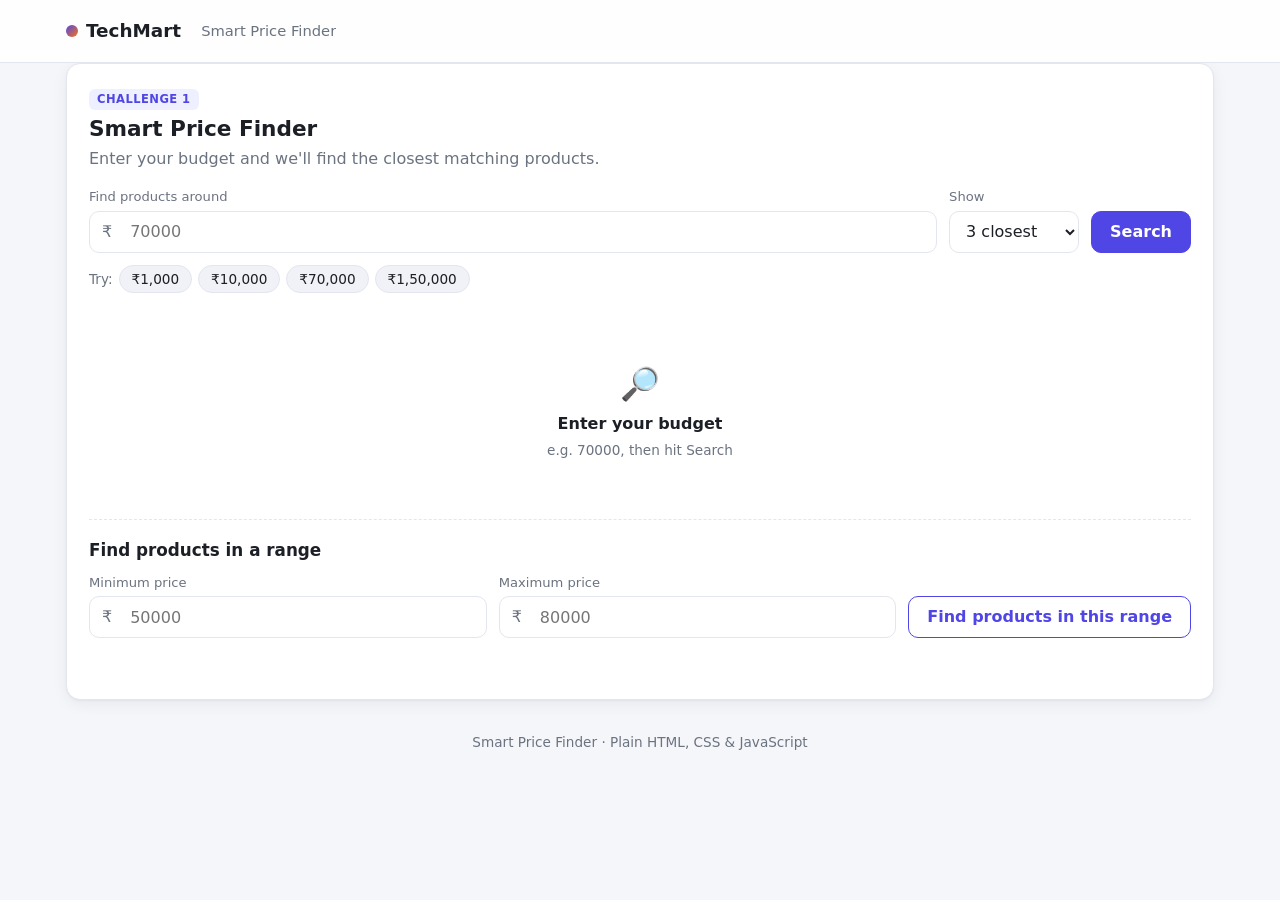
<file: challenge-01-price-finder/index.html>
<!DOCTYPE html>
<html lang="en">
<head>
  <meta charset="UTF-8" />
  <meta name="viewport" content="width=device-width, initial-scale=1.0" />
  <title>Smart Price Finder</title>
  <link rel="stylesheet" href="css/style.css" />
</head>
<body>

  <header class="topbar">
    <div class="container topbar-inner">
      <a href="#" class="logo"><span class="logo-dot"></span><span id="storeName">Store</span></a>
      <span class="page-title">Smart Price Finder</span>
      <span class="spacer"></span>
    </div>
  </header>

  <main class="container">

    <!-- ============ CHALLENGE 1 : PRICE FINDER ============ -->
    <section id="price-finder" class="panel">
      <div class="panel-head">
        <div>
          <span class="tag">Challenge 1</span>
          <h2>Smart Price Finder</h2>
          <p class="muted">Enter your budget and we'll find the closest matching products.</p>
        </div>
      </div>

      <form id="priceForm" class="row-form" novalidate>
        <label class="field grow">
          <span>Find products around</span>
          <div class="input-prefix">
            <b>₹</b>
            <input type="number" id="targetPrice" placeholder="70000" min="0" inputmode="numeric" />
          </div>
        </label>
        <label class="field">
          <span>Show</span>
          <select id="closestCount">
            <option value="3" selected>3 closest</option>
            <option value="5">5 closest</option>
            <option value="8">8 closest</option>
          </select>
        </label>
        <button type="submit" class="btn">Search</button>
      </form>

      <div class="quick-chips" id="priceChips">
        <span class="muted small">Try:</span>
        <button type="button" data-price="1000">₹1,000</button>
        <button type="button" data-price="10000">₹10,000</button>
        <button type="button" data-price="70000">₹70,000</button>
        <button type="button" data-price="150000">₹1,50,000</button>
      </div>

      <p class="form-error" id="priceError" role="alert"></p>
      <div id="closestResults" class="card-grid"></div>

      <!-- follow-up : range -->
      <div class="sub-block">
        <h3>Find products in a range</h3>
        <form id="rangeForm" class="row-form" novalidate>
          <label class="field grow">
            <span>Minimum price</span>
            <div class="input-prefix"><b>₹</b><input type="number" id="rangeMin" placeholder="50000" min="0" /></div>
          </label>
          <label class="field grow">
            <span>Maximum price</span>
            <div class="input-prefix"><b>₹</b><input type="number" id="rangeMax" placeholder="80000" min="0" /></div>
          </label>
          <button type="submit" class="btn btn-outline">Find products in this range</button>
        </form>
        <p class="form-error" id="rangeError" role="alert"></p>
        <p class="muted small" id="rangeMeta"></p>
        <div id="rangeResults" class="card-grid"></div>
      </div>
    </section>

  </main>

  <footer class="container footer muted small">
    Smart Price Finder &middot; Plain HTML, CSS &amp; JavaScript
  </footer>

  <!-- ============ PRODUCT MODAL ============ -->
  <div class="modal" id="productModal" hidden>
    <div class="modal-box" role="dialog" aria-modal="true" aria-labelledby="modalTitle">
      <button class="icon-btn modal-close" id="closeModal" aria-label="Close">✕</button>
      <div id="modalBody"></div>
    </div>
  </div>

  <div class="toast" id="toast"></div>

  <script src="js/data.js"></script>
  <script src="js/products.js"></script>
  <script src="js/utils.js"></script>
  <script src="js/ui.js"></script>
  <script src="js/features/priceFinder.js"></script>
  <script src="js/app.js"></script>
</body>
</html>
</file>
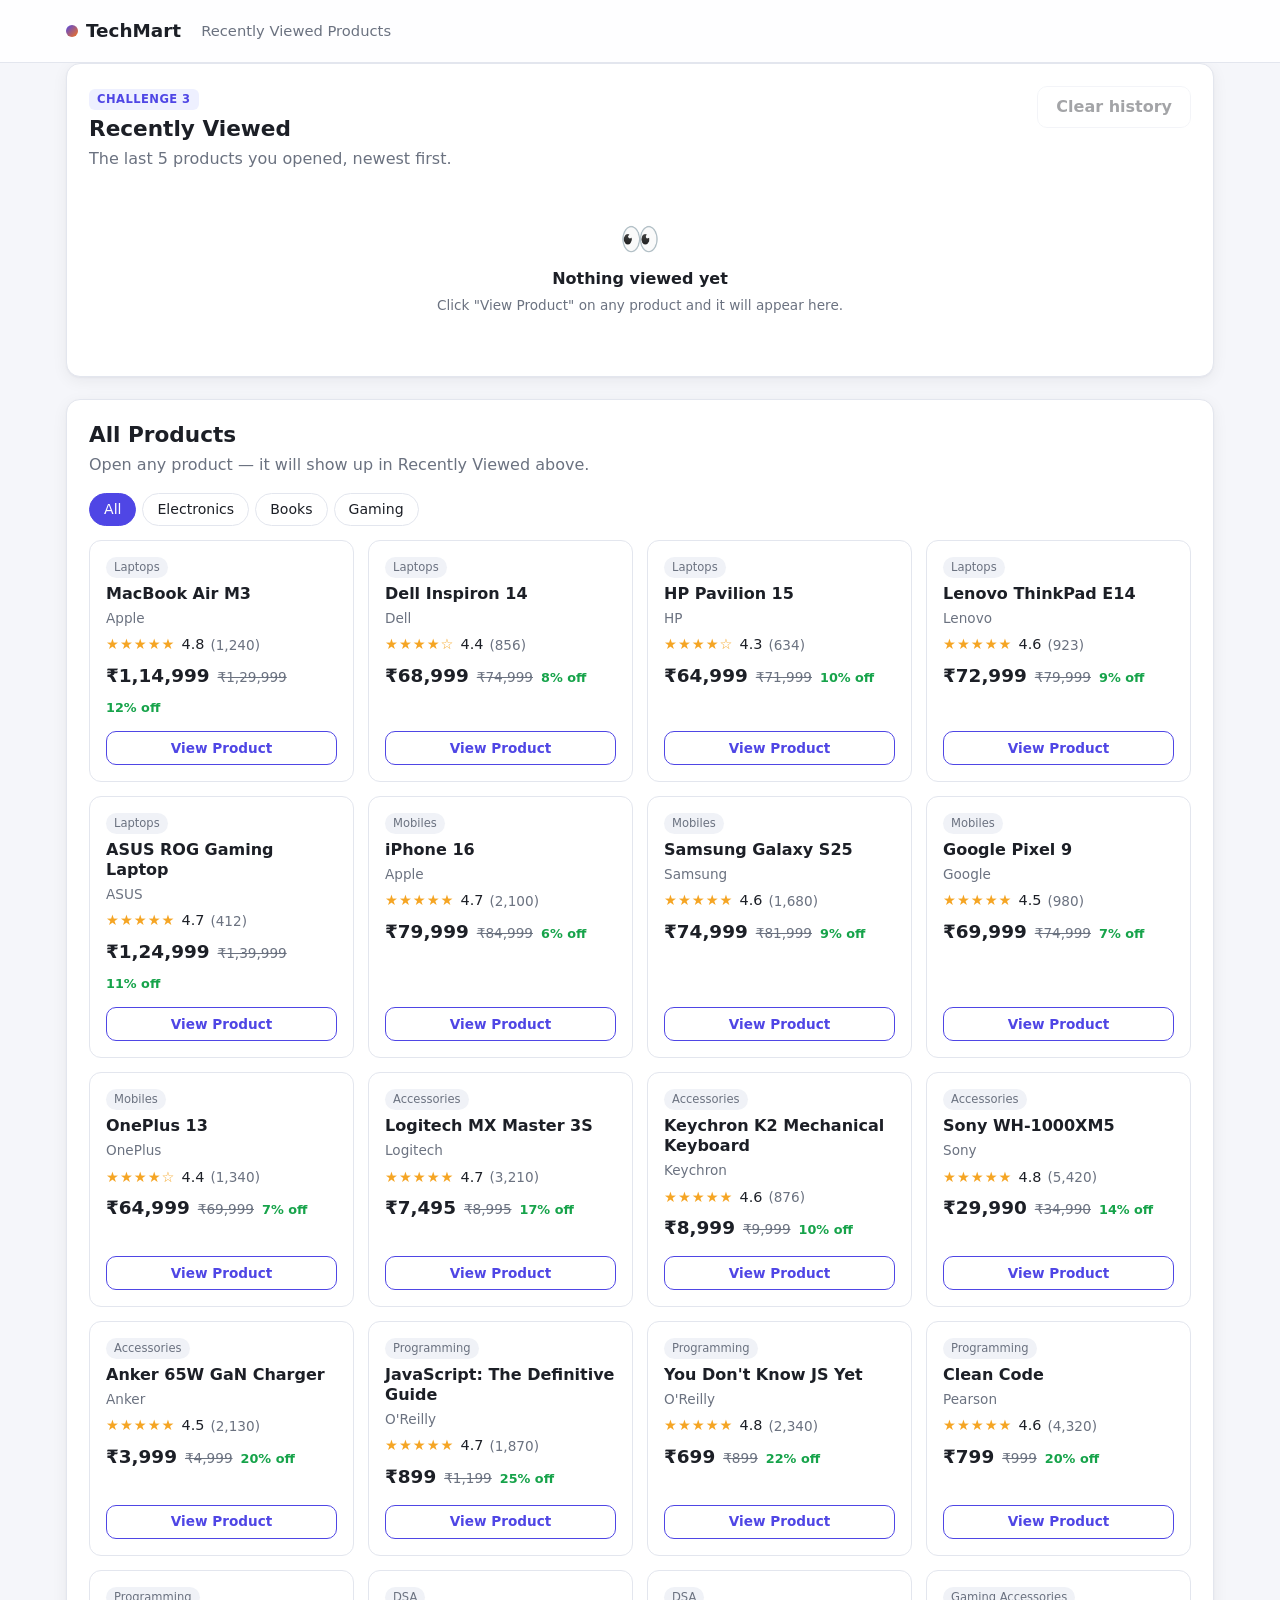
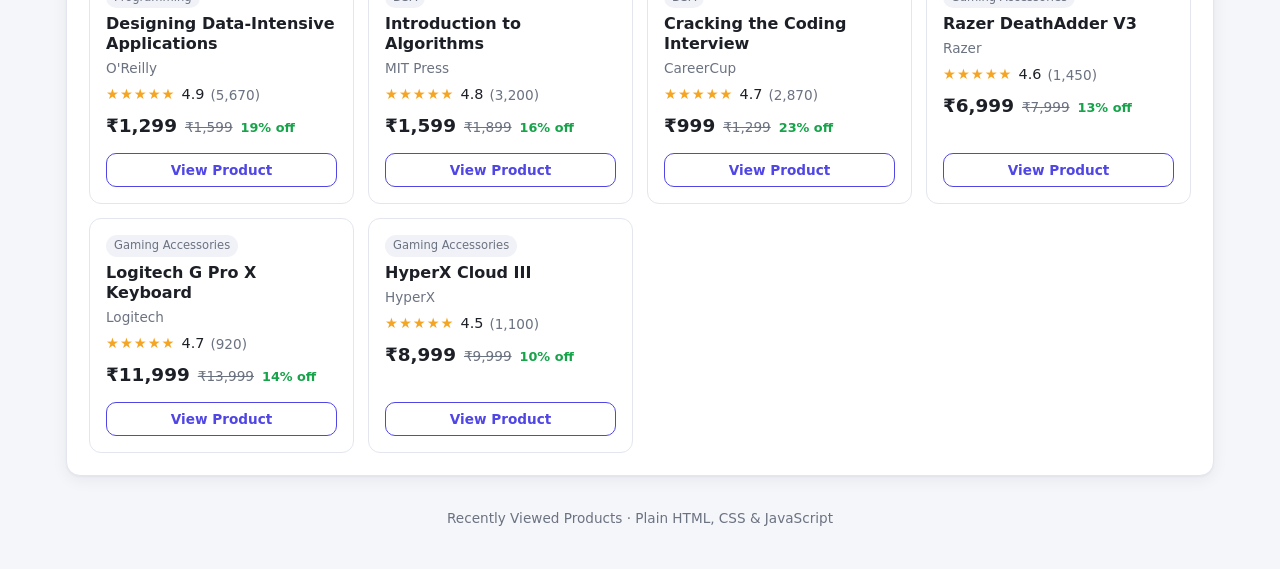
<file: challenge-03-recently-viewed/index.html>
<!DOCTYPE html>
<html lang="en">
<head>
  <meta charset="UTF-8" />
  <meta name="viewport" content="width=device-width, initial-scale=1.0" />
  <title>Recently Viewed Products</title>
  <link rel="stylesheet" href="css/style.css" />
</head>
<body>

  <header class="topbar">
    <div class="container topbar-inner">
      <a href="#" class="logo"><span class="logo-dot"></span><span id="storeName">Store</span></a>
      <span class="page-title">Recently Viewed Products</span>
      <span class="spacer"></span>
    </div>
  </header>

  <main class="container">

    <!-- ============ CHALLENGE 3 : RECENTLY VIEWED ============ -->
    <section id="recent" class="panel">
      <div class="panel-head">
        <div>
          <span class="tag">Challenge 3</span>
          <h2>Recently Viewed</h2>
          <p class="muted">The last 5 products you opened, newest first.</p>
        </div>
        <button class="btn btn-ghost" id="clearHistory">Clear history</button>
      </div>
      <div id="recentList" class="h-scroll"></div>
    </section>

    <section id="catalog" class="panel">
      <div class="panel-head">
        <div>
          <h2>All Products</h2>
          <p class="muted">Open any product &mdash; it will show up in Recently Viewed above.</p>
        </div>
      </div>
      <div class="cat-tabs" id="catTabs"></div>
      <div id="catalogGrid" class="card-grid"></div>
    </section>

  </main>

  <footer class="container footer muted small">
    Recently Viewed Products &middot; Plain HTML, CSS &amp; JavaScript
  </footer>

  <!-- ============ PRODUCT MODAL ============ -->
  <div class="modal" id="productModal" hidden>
    <div class="modal-box" role="dialog" aria-modal="true" aria-labelledby="modalTitle">
      <button class="icon-btn modal-close" id="closeModal" aria-label="Close">✕</button>
      <div id="modalBody"></div>
    </div>
  </div>

  <div class="toast" id="toast"></div>

  <script src="js/data.js"></script>
  <script src="js/products.js"></script>
  <script src="js/utils.js"></script>
  <script src="js/ui.js"></script>
  <script src="js/features/recentlyViewed.js"></script>
  <script src="js/app.js"></script>
</body>
</html>
</file>
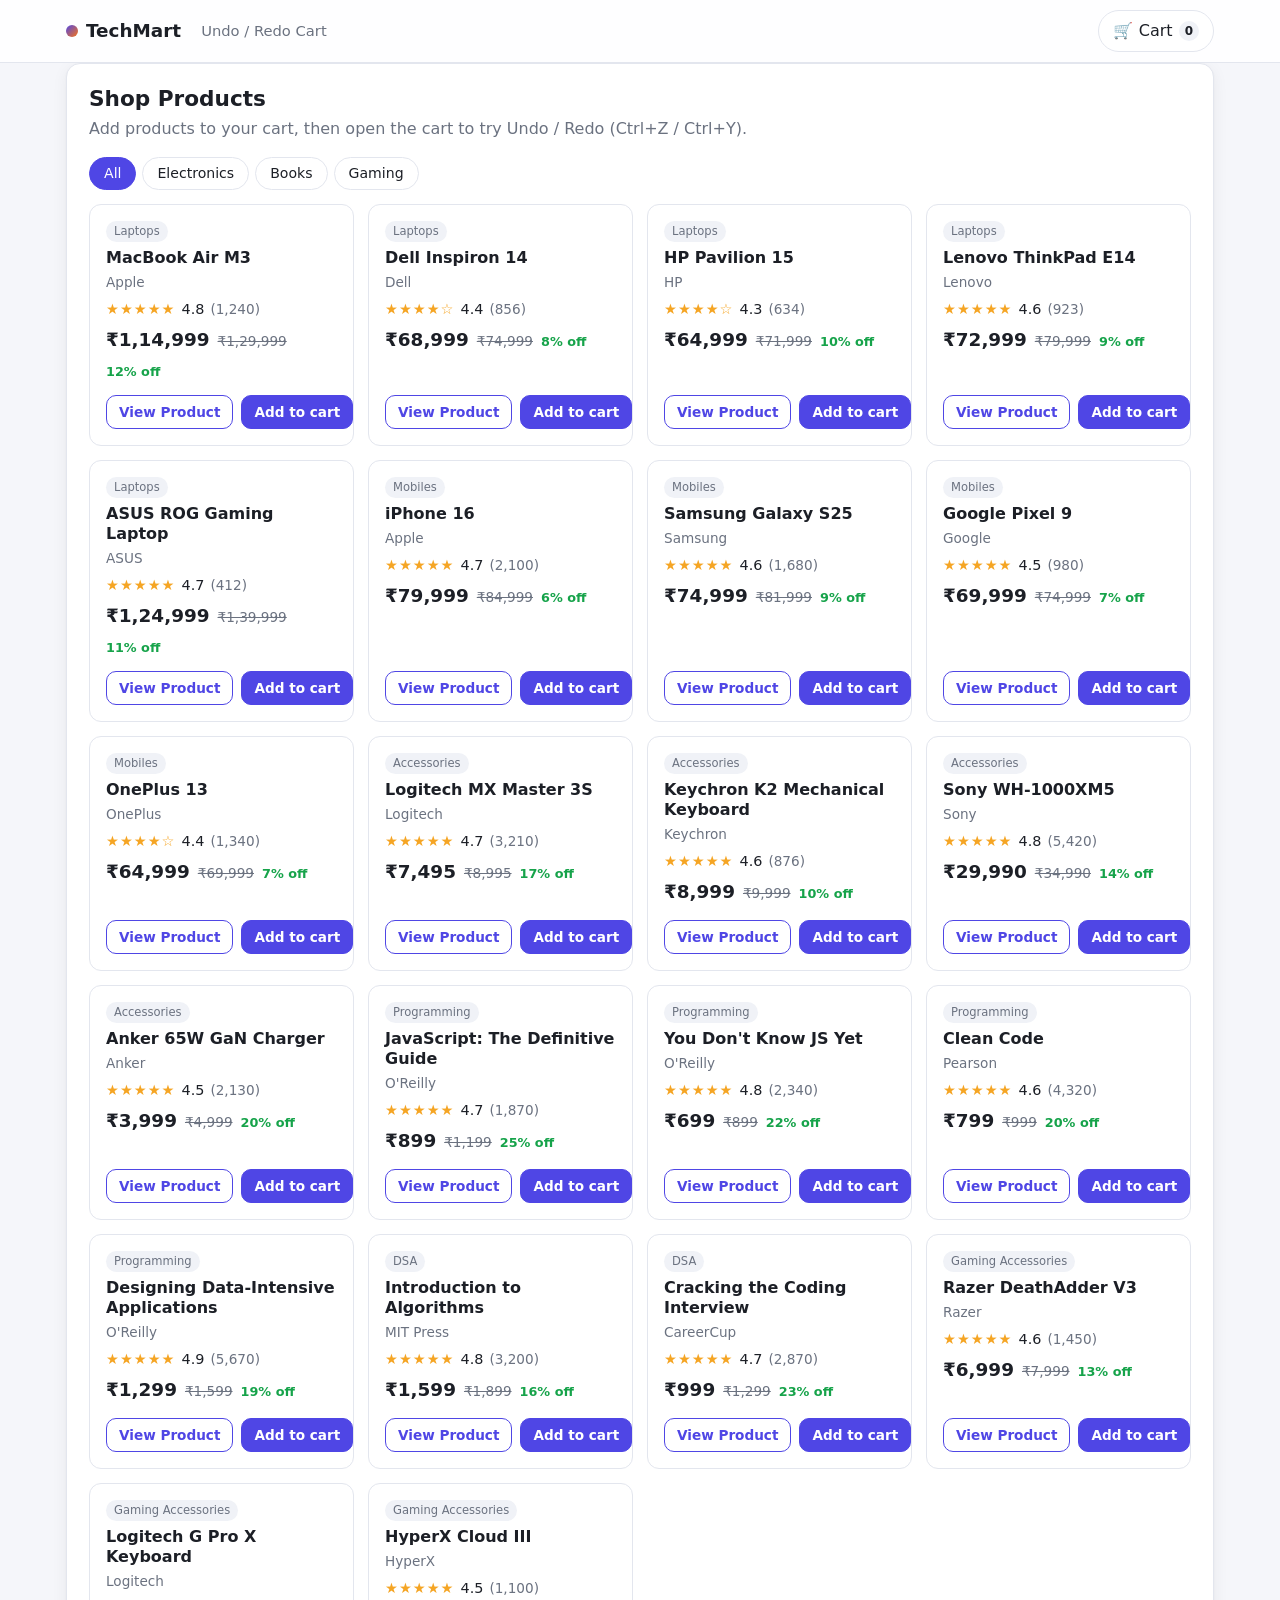
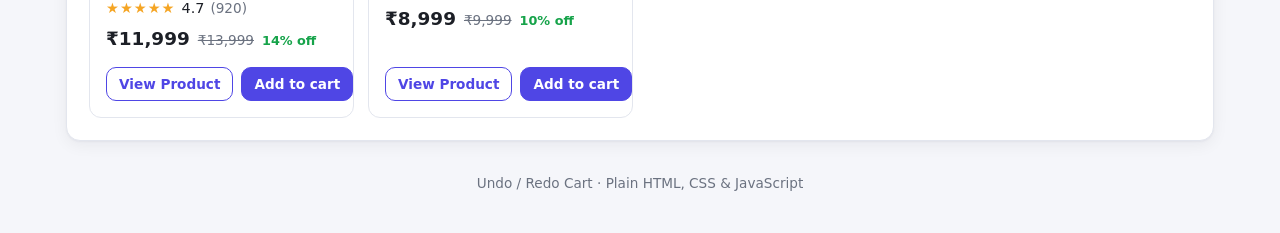
<file: challenge-04-undo-redo-cart/index.html>
<!DOCTYPE html>
<html lang="en">
<head>
  <meta charset="UTF-8" />
  <meta name="viewport" content="width=device-width, initial-scale=1.0" />
  <title>Undo / Redo Cart</title>
  <link rel="stylesheet" href="css/style.css" />
</head>
<body>

  <header class="topbar">
    <div class="container topbar-inner">
      <a href="#" class="logo"><span class="logo-dot"></span><span id="storeName">Store</span></a>
      <span class="page-title">Undo / Redo Cart</span>
      <span class="spacer"></span>
      <button class="cart-btn" id="openCart" aria-label="Open cart">
        🛒 <span class="hide-sm">Cart</span>
        <span class="badge" id="cartBadge">0</span>
      </button>
    </div>
  </header>

  <main class="container">

    <section id="catalog" class="panel">
      <div class="panel-head">
        <div>
          <h2>Shop Products</h2>
          <p class="muted">Add products to your cart, then open the cart to try Undo / Redo (Ctrl+Z / Ctrl+Y).</p>
        </div>
      </div>
      <div class="cat-tabs" id="catTabs"></div>
      <div id="catalogGrid" class="card-grid"></div>
    </section>

  </main>

  <footer class="container footer muted small">
    Undo / Redo Cart &middot; Plain HTML, CSS &amp; JavaScript
  </footer>

  <!-- ============ CHALLENGE 4 : CART DRAWER ============ -->
  <div class="overlay" id="cartOverlay" hidden></div>
  <aside class="drawer" id="cartDrawer" aria-hidden="true" aria-label="Shopping cart">
    <div class="drawer-head">
      <div>
        <span class="tag">Challenge 4</span>
        <h2>Your Cart</h2>
      </div>
      <button class="icon-btn" id="closeCart" aria-label="Close cart">✕</button>
    </div>

    <div class="undo-bar">
      <button class="btn btn-outline" id="undoBtn" title="Undo (Ctrl+Z)">↶ Undo</button>
      <button class="btn btn-outline" id="redoBtn" title="Redo (Ctrl+Y)">↷ Redo</button>
    </div>

    <div id="cartItems" class="cart-items"></div>

    <div class="cart-summary">
      <div><span class="muted">Items</span><b id="cartCount">0</b></div>
      <div><span class="muted">Total</span><b id="cartTotal">₹0</b></div>
    </div>

    <details class="history" open>
      <summary>Operation history</summary>
      <ul id="opHistory"></ul>
    </details>
  </aside>

  <!-- ============ PRODUCT MODAL ============ -->
  <div class="modal" id="productModal" hidden>
    <div class="modal-box" role="dialog" aria-modal="true" aria-labelledby="modalTitle">
      <button class="icon-btn modal-close" id="closeModal" aria-label="Close">✕</button>
      <div id="modalBody"></div>
    </div>
  </div>

  <div class="toast" id="toast"></div>

  <script src="js/data.js"></script>
  <script src="js/products.js"></script>
  <script src="js/ui.js"></script>
  <script src="js/features/cart.js"></script>
  <script src="js/app.js"></script>
</body>
</html>
</file>
<file: challenge-01-price-finder/css/style.css>
/* ============ theme ============ */
:root {
  --bg: #f5f6fa;
  --surface: #ffffff;
  --surface-2: #f0f2f7;
  --text: #1c1f26;
  --muted: #6b7280;
  --border: #e3e6ee;
  --primary: #4f46e5;
  --primary-soft: #eef0ff;
  --accent: #f97316;
  --success: #16a34a;
  --danger: #dc2626;
  --warn: #d97706;
  --radius: 14px;
  --shadow: 0 1px 2px rgba(16, 24, 40, 0.04), 0 4px 16px rgba(16, 24, 40, 0.06);
}

@media (prefers-color-scheme: dark) {
  :root {
    --bg: #0f1117;
    --surface: #171a22;
    --surface-2: #1f2330;
    --text: #e8eaf0;
    --muted: #9098a9;
    --border: #2a2f3d;
    --primary: #818cf8;
    --primary-soft: #23264a;
    --accent: #fb923c;
    --shadow: 0 1px 2px rgba(0, 0, 0, 0.3), 0 6px 20px rgba(0, 0, 0, 0.25);
  }
}

* { box-sizing: border-box; }

html { scroll-behavior: smooth; scroll-padding-top: 80px; }

body {
  margin: 0;
  font-family: system-ui, -apple-system, "Segoe UI", Roboto, sans-serif;
  background: var(--bg);
  color: var(--text);
  line-height: 1.5;
}
body.no-scroll { overflow: hidden; }

h2, h3, h4 { margin: 0; line-height: 1.25; }
h2 { font-size: 1.35rem; }
h3 { font-size: 1.05rem; }
h4 { font-size: 0.95rem; margin: 18px 0 8px; }

button, input, select { font: inherit; color: inherit; }

.container { width: 100%; max-width: 1180px; margin: 0 auto; padding: 0 16px; }
.muted { color: var(--muted); }
.small { font-size: 0.85rem; }
.ok { color: var(--success); }
.warn { color: var(--warn); }

/* ============ header ============ */
.topbar {
  position: sticky;
  top: 0;
  z-index: 20;
  background: color-mix(in srgb, var(--surface) 88%, transparent);
  backdrop-filter: blur(8px);
  border-bottom: 1px solid var(--border);
}
.topbar-inner { display: flex; align-items: center; gap: 16px; height: 62px; }
.logo { display: flex; align-items: center; gap: 8px; font-weight: 700; font-size: 1.15rem; color: var(--text); text-decoration: none; }
.logo-dot { width: 12px; height: 12px; border-radius: 50%; background: linear-gradient(135deg, var(--primary), var(--accent)); }
.nav { display: flex; gap: 4px; margin-left: auto; overflow-x: auto; }
.nav a { color: var(--muted); text-decoration: none; padding: 6px 10px; border-radius: 8px; white-space: nowrap; font-size: 0.92rem; }
.nav a:hover { background: var(--surface-2); color: var(--text); }

.cart-btn {
  position: relative;
  display: flex; align-items: center; gap: 6px;
  border: 1px solid var(--border);
  background: var(--surface);
  padding: 8px 14px;
  border-radius: 999px;
  cursor: pointer;
}
.cart-btn:hover { border-color: var(--primary); }
.badge {
  min-width: 20px; height: 20px; padding: 0 6px;
  border-radius: 999px;
  background: var(--surface-2);
  font-size: 0.75rem; font-weight: 700;
  display: inline-grid; place-items: center;
}
.badge.pop { background: var(--accent); color: #fff; }

/* ============ panels ============ */
main { padding-top: 24px; }
.panel {
  background: var(--surface);
  border: 1px solid var(--border);
  border-radius: var(--radius);
  box-shadow: var(--shadow);
  padding: 22px;
  margin-bottom: 22px;
}
.panel-head { display: flex; justify-content: space-between; align-items: flex-start; gap: 12px; margin-bottom: 16px; }
.panel-head p { margin: 4px 0 0; }
.tag {
  display: inline-block;
  font-size: 0.72rem; font-weight: 700; letter-spacing: 0.04em; text-transform: uppercase;
  color: var(--primary);
  background: var(--primary-soft);
  padding: 2px 8px; border-radius: 6px; margin-bottom: 6px;
}
.sub-block { margin-top: 26px; padding-top: 20px; border-top: 1px dashed var(--border); }
.sub-block h3 { margin-bottom: 12px; }

/* ============ forms ============ */
.row-form { display: flex; flex-wrap: wrap; align-items: flex-end; gap: 12px; }
.field { display: flex; flex-direction: column; gap: 4px; min-width: 130px; }
.field > span { font-size: 0.82rem; color: var(--muted); font-weight: 500; }
.field.grow { flex: 1 1 180px; }
.field input, .field select, .input-prefix {
  height: 42px;
  border: 1px solid var(--border);
  border-radius: 10px;
  background: var(--surface);
  padding: 0 12px;
}
.input-prefix { display: flex; align-items: center; gap: 6px; padding: 0 0 0 12px; }
.input-prefix b { color: var(--muted); font-weight: 500; }
.input-prefix input { border: 0; outline: 0; background: transparent; height: 100%; flex: 1; min-width: 0; padding-right: 12px; }
.input-prefix:focus-within, .field select:focus { outline: 2px solid var(--primary); outline-offset: -1px; border-color: transparent; }
.form-error { color: var(--danger); font-size: 0.88rem; min-height: 1.2em; margin: 8px 0 4px; }

.quick-chips { display: flex; flex-wrap: wrap; align-items: center; gap: 6px; margin-top: 12px; }
.quick-chips button {
  border: 1px solid var(--border); background: var(--surface-2);
  border-radius: 999px; padding: 3px 12px; cursor: pointer; font-size: 0.85rem;
}
.quick-chips button:hover { border-color: var(--primary); color: var(--primary); }

/* ============ buttons ============ */
.btn {
  height: 42px; padding: 0 18px;
  border: 1px solid var(--primary);
  background: var(--primary); color: #fff;
  border-radius: 10px; cursor: pointer; font-weight: 600;
  transition: transform 0.08s, opacity 0.15s;
  white-space: nowrap;
}
.btn:hover { opacity: 0.92; }
.btn:active { transform: scale(0.98); }
.btn:disabled { opacity: 0.4; cursor: not-allowed; transform: none; }
.btn-outline { background: transparent; color: var(--primary); }
.btn-ghost { background: transparent; color: var(--text); border-color: var(--border); }
.btn-sm { height: 34px; padding: 0 12px; font-size: 0.85rem; }
.btn-block { width: 100%; margin-top: 16px; }
.icon-btn {
  width: 36px; height: 36px; border-radius: 10px;
  border: 1px solid var(--border); background: var(--surface);
  cursor: pointer; display: grid; place-items: center; flex-shrink: 0;
}
.icon-btn:hover { background: var(--surface-2); }
.icon-btn.danger:hover { border-color: var(--danger); }
.link-btn { background: none; border: 0; padding: 0; color: var(--primary); cursor: pointer; font-weight: 600; text-align: left; }
.link-btn:hover { text-decoration: underline; }
.swap-btn { width: 42px; padding: 0; font-size: 1.1rem; }

/* ============ product cards ============ */
.card-grid { display: grid; grid-template-columns: repeat(auto-fill, minmax(230px, 1fr)); gap: 14px; margin-top: 14px; }
.card {
  display: flex; flex-direction: column; gap: 6px;
  padding: 16px; border: 1px solid var(--border); border-radius: 12px;
  background: var(--surface);
  transition: border-color 0.15s, transform 0.15s;
}
.card:hover { border-color: var(--primary); transform: translateY(-2px); }
.card-top { display: flex; gap: 6px; flex-wrap: wrap; }
.card-title { font-size: 1rem; }
.card-title + p { margin: -2px 0 0; }
.chip { font-size: 0.72rem; background: var(--surface-2); color: var(--muted); padding: 2px 8px; border-radius: 999px; }
.chip-accent { background: var(--accent); color: #fff; }
.rating { display: flex; align-items: center; gap: 6px; font-size: 0.9rem; }
.stars { color: #f5a524; letter-spacing: 1px; }
.price-row { display: flex; align-items: baseline; flex-wrap: wrap; gap: 8px; }
.price-row.big .price { font-size: 1.6rem; }
.price { font-size: 1.15rem; }
.off { color: var(--success); font-size: 0.8rem; font-weight: 600; }
.note { margin: 0; color: var(--primary); }
.card-actions { display: flex; gap: 8px; margin-top: auto; padding-top: 8px; }
.card-actions .btn { flex: 1; }

/* ============ empty state ============ */
.empty { text-align: center; padding: 28px 12px; grid-column: 1 / -1; width: 100%; }
.empty p { margin: 4px 0; }
.empty-icon { font-size: 2rem; }

/* ============ recently viewed ============ */
.h-scroll { display: flex; gap: 12px; overflow-x: auto; padding-bottom: 6px; scroll-snap-type: x mandatory; }
.mini-card {
  position: relative;
  flex: 0 0 190px;
  display: flex; flex-direction: column; gap: 4px;
  padding: 14px; border: 1px solid var(--border); border-radius: 12px;
  background: var(--surface-2);
  cursor: pointer; scroll-snap-align: start;
}
.mini-card:hover, .mini-card:focus-visible { border-color: var(--primary); outline: none; }
.mini-card .chip { align-self: flex-start; }
.mini-remove {
  position: absolute; top: 8px; right: 8px;
  width: 24px; height: 24px; border-radius: 50%;
  border: 0; background: transparent; color: var(--muted); cursor: pointer;
}
.mini-remove:hover { background: var(--surface); color: var(--danger); }

/* ============ inventory ============ */
.dual-range { position: relative; height: 28px; margin: 22px 8px 0; }
.dual-track { position: absolute; top: 12px; left: 0; right: 0; height: 5px; border-radius: 5px; background: var(--surface-2); border: 1px solid var(--border); }
.dual-fill { position: absolute; top: -1px; height: 5px; border-radius: 5px; background: var(--primary); }
.dual-range input[type="range"] {
  position: absolute; left: 0; right: 0; top: 4px; width: 100%;
  margin: 0; background: none; pointer-events: none;
  -webkit-appearance: none; appearance: none; height: 20px;
}
.dual-range input[type="range"]::-webkit-slider-thumb {
  -webkit-appearance: none; pointer-events: auto;
  width: 20px; height: 20px; border-radius: 50%;
  background: var(--surface); border: 3px solid var(--primary); cursor: grab;
  box-shadow: 0 1px 4px rgba(0, 0, 0, 0.2);
}
.dual-range input[type="range"]::-moz-range-thumb {
  pointer-events: auto;
  width: 16px; height: 16px; border-radius: 50%;
  background: var(--surface); border: 3px solid var(--primary); cursor: grab;
}
.dual-range input[type="range"]::-moz-range-track { background: none; }
.range-labels { display: flex; justify-content: space-between; font-size: 0.85rem; color: var(--muted); margin: 4px 8px 0; }

.stats { display: grid; grid-template-columns: repeat(3, 1fr); gap: 12px; margin: 16px 0; }
.stats.compact { margin: 16px 0 8px; }
.stat { padding: 14px 16px; border-radius: 12px; background: var(--surface-2); display: flex; flex-direction: column; gap: 2px; }
.stat span { font-size: 0.8rem; color: var(--muted); }
.stat b { font-size: 1.3rem; font-variant-numeric: tabular-nums; }
.stat.accent { background: var(--primary-soft); }
.stat.accent b { color: var(--primary); }

.table-wrap { overflow-x: auto; border: 1px solid var(--border); border-radius: 12px; max-height: 420px; overflow-y: auto; }
.table { width: 100%; border-collapse: collapse; font-size: 0.92rem; }
.table th, .table td { padding: 10px 14px; border-bottom: 1px solid var(--border); text-align: left; }
.table th { position: sticky; top: 0; background: var(--surface-2); font-size: 0.8rem; color: var(--muted); font-weight: 600; }
.table tr:last-child td { border-bottom: 0; }
.table .num { text-align: right; font-variant-numeric: tabular-nums; white-space: nowrap; }

/* ============ delivery ============ */
.mode-toggle { display: inline-flex; gap: 4px; padding: 4px; margin-top: 14px; border-radius: 12px; background: var(--surface-2); flex-wrap: wrap; }
.mode-toggle label { cursor: pointer; }
.mode-toggle input { position: absolute; opacity: 0; pointer-events: none; }
.mode-toggle span { display: block; padding: 6px 14px; border-radius: 9px; font-size: 0.9rem; }
.mode-toggle input:checked + span { background: var(--surface); box-shadow: var(--shadow); color: var(--primary); font-weight: 600; }
.mode-toggle input:focus-visible + span { outline: 2px solid var(--primary); }

.route-layout { display: grid; grid-template-columns: minmax(0, 1fr) minmax(0, 1.1fr); gap: 20px; margin-top: 18px; align-items: start; }
.route-result h3 { margin-bottom: 12px; }
.route-chain { display: flex; flex-direction: column; align-items: flex-start; }
.route-node {
  padding: 8px 14px; border-radius: 10px;
  background: var(--surface-2); border: 1px solid var(--border); font-weight: 600;
}
.route-node.start { background: var(--primary); color: #fff; border-color: var(--primary); }
.route-node.end { background: var(--accent); color: #fff; border-color: var(--accent); }
.route-arrow { display: flex; align-items: center; gap: 8px; padding: 2px 0 2px 18px; color: var(--muted); }
.route-arrow small { font-size: 0.78rem; }
.hint { background: var(--primary-soft); padding: 10px 12px; border-radius: 10px; font-size: 0.88rem; }
.steps { list-style: none; padding: 0; margin: 0; display: flex; flex-direction: column; gap: 10px; }
.steps li { display: flex; gap: 10px; align-items: flex-start; }
.step-no { flex-shrink: 0; width: 24px; height: 24px; border-radius: 50%; background: var(--surface-2); display: grid; place-items: center; font-size: 0.78rem; font-weight: 700; }
.traffic.low { color: var(--success); }
.traffic.mid { color: var(--warn); }
.traffic.high { color: var(--danger); }

.map-card { border: 1px solid var(--border); border-radius: 12px; padding: 10px; background: var(--surface-2); }
#routeMap { width: 100%; height: auto; display: block; }
#routeMap .edge { stroke: var(--border); stroke-width: 3; }
#routeMap .edge.t-low { stroke: color-mix(in srgb, var(--success) 45%, var(--border)); }
#routeMap .edge.t-mid { stroke: color-mix(in srgb, var(--warn) 55%, var(--border)); }
#routeMap .edge.t-high { stroke: color-mix(in srgb, var(--danger) 60%, var(--border)); }
#routeMap .edge.active { stroke: var(--primary); stroke-width: 6; stroke-linecap: round; }
#routeMap .edge-label rect { fill: var(--surface); stroke: var(--border); }
#routeMap .edge-label text { fill: var(--muted); font-size: 11px; text-anchor: middle; }
#routeMap .edge-label.active rect { fill: var(--primary); stroke: var(--primary); }
#routeMap .edge-label.active text { fill: #fff; font-weight: 700; }
#routeMap .node circle { fill: var(--surface); stroke: var(--muted); stroke-width: 2.5; }
#routeMap .node text { fill: var(--text); font-size: 12px; text-anchor: middle; font-weight: 500; }
#routeMap .node.active circle { fill: var(--primary); stroke: var(--primary); }
#routeMap .node.start circle { fill: var(--primary); stroke: var(--primary); r: 13; }
#routeMap .node.end circle { fill: var(--accent); stroke: var(--accent); r: 13; }
#routeMap .node.start text, #routeMap .node.end text { font-weight: 700; }
.legend { display: flex; gap: 14px; justify-content: center; padding-top: 6px; flex-wrap: wrap; }
.legend span { display: inline-flex; align-items: center; gap: 5px; }
.lg { width: 16px; height: 4px; border-radius: 2px; display: inline-block; }
.lg-low { background: var(--success); }
.lg-mid { background: var(--warn); }
.lg-high { background: var(--danger); }

/* ============ cart drawer ============ */
.overlay { position: fixed; inset: 0; background: rgba(10, 12, 20, 0.45); z-index: 40; }
.drawer {
  position: fixed; top: 0; right: 0; bottom: 0; z-index: 50;
  width: min(420px, 100%);
  background: var(--surface);
  border-left: 1px solid var(--border);
  display: flex; flex-direction: column;
  padding: 18px;
  transform: translateX(100%);
  transition: transform 0.25s ease;
  visibility: hidden;
}
.drawer.open { transform: translateX(0); visibility: visible; }
.drawer-head { display: flex; justify-content: space-between; align-items: flex-start; margin-bottom: 14px; }
.undo-bar { display: flex; gap: 8px; margin-bottom: 12px; }
.undo-bar .btn { flex: 1; height: 38px; }
.cart-items { flex: 1; overflow-y: auto; display: flex; flex-direction: column; gap: 8px; min-height: 120px; }
.cart-row {
  display: grid; grid-template-columns: 1fr auto auto; grid-template-areas: "info info remove" "qty total total";
  gap: 8px 10px; align-items: center;
  padding: 12px; border: 1px solid var(--border); border-radius: 12px;
}
.cart-info { grid-area: info; display: flex; flex-direction: column; min-width: 0; }
.cart-row .qty { grid-area: qty; }
.cart-row .line-total { grid-area: total; text-align: right; }
.cart-row .icon-btn { grid-area: remove; }
.qty { display: inline-flex; align-items: center; border: 1px solid var(--border); border-radius: 10px; overflow: hidden; justify-self: start; }
.qty button { width: 32px; height: 32px; border: 0; background: var(--surface-2); cursor: pointer; font-size: 1rem; }
.qty button:disabled { opacity: 0.35; cursor: not-allowed; }
.qty span { min-width: 34px; text-align: center; font-weight: 600; }
.cart-summary { display: flex; justify-content: space-between; padding: 14px 4px; border-top: 1px solid var(--border); margin-top: 10px; }
.cart-summary div { display: flex; flex-direction: column; }
.cart-summary b { font-size: 1.2rem; }
.history { border-top: 1px solid var(--border); padding-top: 10px; }
.history summary { cursor: pointer; font-weight: 600; font-size: 0.9rem; }
.history ul { list-style: none; padding: 0; margin: 8px 0 0; max-height: 150px; overflow-y: auto; font-size: 0.85rem; }
.history li { padding: 3px 0; color: var(--success); }
.history li.undone { color: var(--muted); text-decoration: line-through; }

/* ============ modal ============ */
.modal { position: fixed; inset: 0; z-index: 60; background: rgba(10, 12, 20, 0.5); display: grid; place-items: center; padding: 16px; }
.modal[hidden] { display: none; }
.modal-box {
  position: relative;
  width: min(520px, 100%); max-height: 90vh; overflow-y: auto;
  background: var(--surface); border-radius: var(--radius); padding: 24px;
  box-shadow: 0 20px 60px rgba(0, 0, 0, 0.3);
  display: flex; flex-direction: column; gap: 8px;
  animation: pop 0.18s ease;
}
.modal-box h2 { padding-right: 40px; }
.modal-box .chip { align-self: flex-start; }
.modal-close { position: absolute; top: 16px; right: 16px; }
#modalBody { display: flex; flex-direction: column; gap: 8px; }
#modalBody p { margin: 0; }
#modalBody .chip { align-self: flex-start; }
.spec-table { width: 100%; border-collapse: collapse; font-size: 0.9rem; margin-top: 6px; }
.spec-table th, .spec-table td { padding: 7px 0; border-bottom: 1px solid var(--border); text-align: left; }
.spec-table th { color: var(--muted); font-weight: 500; width: 42%; }
.tags { display: flex; flex-wrap: wrap; gap: 6px; }
.tags span { font-size: 0.78rem; color: var(--primary); background: var(--primary-soft); padding: 2px 8px; border-radius: 6px; }
@keyframes pop { from { transform: scale(0.96); opacity: 0; } to { transform: none; opacity: 1; } }

/* ============ toast ============ */
.toast {
  position: fixed; left: 50%; bottom: 24px; z-index: 70;
  transform: translate(-50%, 20px); opacity: 0; pointer-events: none;
  background: var(--text); color: var(--bg);
  padding: 10px 18px; border-radius: 999px; font-size: 0.9rem;
  transition: all 0.2s ease; max-width: calc(100% - 32px); text-align: center;
}
.toast.show { opacity: 1; transform: translate(-50%, 0); }

.footer { padding: 10px 16px 40px; text-align: center; }

/* ============ responsive ============ */
@media (max-width: 900px) {
  .route-layout { grid-template-columns: 1fr; }
  .map-card { order: -1; }
}

@media (max-width: 720px) {
  .nav { display: none; }
  .cart-btn { margin-left: auto; }
  .panel { padding: 16px; }
  .panel-head { flex-direction: column; }
  .row-form > .btn { flex: 1 1 100%; }
  .row-form .swap-btn { flex: 0 0 42px; }
  .stats { grid-template-columns: 1fr 1fr; }
  .stats .stat.accent { grid-column: 1 / -1; }
  .card-grid { grid-template-columns: 1fr; }
  .mode-toggle { display: grid; grid-template-columns: 1fr 1fr; width: 100%; }
  .mode-toggle span { text-align: center; padding: 6px 8px; font-size: 0.85rem; }
}

@media (max-width: 420px) {
  .hide-sm { display: none; }
  .table th, .table td { padding: 8px 10px; }
}

/* ============ catalog (challenge 3 & 4) ============ */
.cat-tabs { display: flex; gap: 6px; flex-wrap: wrap; }
.cat-tabs button {
  border: 1px solid var(--border); background: var(--surface);
  border-radius: 999px; padding: 5px 14px; cursor: pointer; font-size: 0.88rem;
}
.cat-tabs button:hover { border-color: var(--primary); }
.cat-tabs button.active { background: var(--primary); border-color: var(--primary); color: #fff; }
.topbar .page-title { color: var(--muted); font-size: 0.92rem; margin-left: 4px; white-space: nowrap; overflow: hidden; text-overflow: ellipsis; }
.topbar .spacer { margin-left: auto; }
</file>
<file: challenge-03-recently-viewed/css/style.css>
/* ============ theme ============ */
:root {
  --bg: #f5f6fa;
  --surface: #ffffff;
  --surface-2: #f0f2f7;
  --text: #1c1f26;
  --muted: #6b7280;
  --border: #e3e6ee;
  --primary: #4f46e5;
  --primary-soft: #eef0ff;
  --accent: #f97316;
  --success: #16a34a;
  --danger: #dc2626;
  --warn: #d97706;
  --radius: 14px;
  --shadow: 0 1px 2px rgba(16, 24, 40, 0.04), 0 4px 16px rgba(16, 24, 40, 0.06);
}

@media (prefers-color-scheme: dark) {
  :root {
    --bg: #0f1117;
    --surface: #171a22;
    --surface-2: #1f2330;
    --text: #e8eaf0;
    --muted: #9098a9;
    --border: #2a2f3d;
    --primary: #818cf8;
    --primary-soft: #23264a;
    --accent: #fb923c;
    --shadow: 0 1px 2px rgba(0, 0, 0, 0.3), 0 6px 20px rgba(0, 0, 0, 0.25);
  }
}

* { box-sizing: border-box; }

html { scroll-behavior: smooth; scroll-padding-top: 80px; }

body {
  margin: 0;
  font-family: system-ui, -apple-system, "Segoe UI", Roboto, sans-serif;
  background: var(--bg);
  color: var(--text);
  line-height: 1.5;
}
body.no-scroll { overflow: hidden; }

h2, h3, h4 { margin: 0; line-height: 1.25; }
h2 { font-size: 1.35rem; }
h3 { font-size: 1.05rem; }
h4 { font-size: 0.95rem; margin: 18px 0 8px; }

button, input, select { font: inherit; color: inherit; }

.container { width: 100%; max-width: 1180px; margin: 0 auto; padding: 0 16px; }
.muted { color: var(--muted); }
.small { font-size: 0.85rem; }
.ok { color: var(--success); }
.warn { color: var(--warn); }

/* ============ header ============ */
.topbar {
  position: sticky;
  top: 0;
  z-index: 20;
  background: color-mix(in srgb, var(--surface) 88%, transparent);
  backdrop-filter: blur(8px);
  border-bottom: 1px solid var(--border);
}
.topbar-inner { display: flex; align-items: center; gap: 16px; height: 62px; }
.logo { display: flex; align-items: center; gap: 8px; font-weight: 700; font-size: 1.15rem; color: var(--text); text-decoration: none; }
.logo-dot { width: 12px; height: 12px; border-radius: 50%; background: linear-gradient(135deg, var(--primary), var(--accent)); }
.nav { display: flex; gap: 4px; margin-left: auto; overflow-x: auto; }
.nav a { color: var(--muted); text-decoration: none; padding: 6px 10px; border-radius: 8px; white-space: nowrap; font-size: 0.92rem; }
.nav a:hover { background: var(--surface-2); color: var(--text); }

.cart-btn {
  position: relative;
  display: flex; align-items: center; gap: 6px;
  border: 1px solid var(--border);
  background: var(--surface);
  padding: 8px 14px;
  border-radius: 999px;
  cursor: pointer;
}
.cart-btn:hover { border-color: var(--primary); }
.badge {
  min-width: 20px; height: 20px; padding: 0 6px;
  border-radius: 999px;
  background: var(--surface-2);
  font-size: 0.75rem; font-weight: 700;
  display: inline-grid; place-items: center;
}
.badge.pop { background: var(--accent); color: #fff; }

/* ============ panels ============ */
main { padding-top: 24px; }
.panel {
  background: var(--surface);
  border: 1px solid var(--border);
  border-radius: var(--radius);
  box-shadow: var(--shadow);
  padding: 22px;
  margin-bottom: 22px;
}
.panel-head { display: flex; justify-content: space-between; align-items: flex-start; gap: 12px; margin-bottom: 16px; }
.panel-head p { margin: 4px 0 0; }
.tag {
  display: inline-block;
  font-size: 0.72rem; font-weight: 700; letter-spacing: 0.04em; text-transform: uppercase;
  color: var(--primary);
  background: var(--primary-soft);
  padding: 2px 8px; border-radius: 6px; margin-bottom: 6px;
}
.sub-block { margin-top: 26px; padding-top: 20px; border-top: 1px dashed var(--border); }
.sub-block h3 { margin-bottom: 12px; }

/* ============ forms ============ */
.row-form { display: flex; flex-wrap: wrap; align-items: flex-end; gap: 12px; }
.field { display: flex; flex-direction: column; gap: 4px; min-width: 130px; }
.field > span { font-size: 0.82rem; color: var(--muted); font-weight: 500; }
.field.grow { flex: 1 1 180px; }
.field input, .field select, .input-prefix {
  height: 42px;
  border: 1px solid var(--border);
  border-radius: 10px;
  background: var(--surface);
  padding: 0 12px;
}
.input-prefix { display: flex; align-items: center; gap: 6px; padding: 0 0 0 12px; }
.input-prefix b { color: var(--muted); font-weight: 500; }
.input-prefix input { border: 0; outline: 0; background: transparent; height: 100%; flex: 1; min-width: 0; padding-right: 12px; }
.input-prefix:focus-within, .field select:focus { outline: 2px solid var(--primary); outline-offset: -1px; border-color: transparent; }
.form-error { color: var(--danger); font-size: 0.88rem; min-height: 1.2em; margin: 8px 0 4px; }

.quick-chips { display: flex; flex-wrap: wrap; align-items: center; gap: 6px; margin-top: 12px; }
.quick-chips button {
  border: 1px solid var(--border); background: var(--surface-2);
  border-radius: 999px; padding: 3px 12px; cursor: pointer; font-size: 0.85rem;
}
.quick-chips button:hover { border-color: var(--primary); color: var(--primary); }

/* ============ buttons ============ */
.btn {
  height: 42px; padding: 0 18px;
  border: 1px solid var(--primary);
  background: var(--primary); color: #fff;
  border-radius: 10px; cursor: pointer; font-weight: 600;
  transition: transform 0.08s, opacity 0.15s;
  white-space: nowrap;
}
.btn:hover { opacity: 0.92; }
.btn:active { transform: scale(0.98); }
.btn:disabled { opacity: 0.4; cursor: not-allowed; transform: none; }
.btn-outline { background: transparent; color: var(--primary); }
.btn-ghost { background: transparent; color: var(--text); border-color: var(--border); }
.btn-sm { height: 34px; padding: 0 12px; font-size: 0.85rem; }
.btn-block { width: 100%; margin-top: 16px; }
.icon-btn {
  width: 36px; height: 36px; border-radius: 10px;
  border: 1px solid var(--border); background: var(--surface);
  cursor: pointer; display: grid; place-items: center; flex-shrink: 0;
}
.icon-btn:hover { background: var(--surface-2); }
.icon-btn.danger:hover { border-color: var(--danger); }
.link-btn { background: none; border: 0; padding: 0; color: var(--primary); cursor: pointer; font-weight: 600; text-align: left; }
.link-btn:hover { text-decoration: underline; }
.swap-btn { width: 42px; padding: 0; font-size: 1.1rem; }

/* ============ product cards ============ */
.card-grid { display: grid; grid-template-columns: repeat(auto-fill, minmax(230px, 1fr)); gap: 14px; margin-top: 14px; }
.card {
  display: flex; flex-direction: column; gap: 6px;
  padding: 16px; border: 1px solid var(--border); border-radius: 12px;
  background: var(--surface);
  transition: border-color 0.15s, transform 0.15s;
}
.card:hover { border-color: var(--primary); transform: translateY(-2px); }
.card-top { display: flex; gap: 6px; flex-wrap: wrap; }
.card-title { font-size: 1rem; }
.card-title + p { margin: -2px 0 0; }
.chip { font-size: 0.72rem; background: var(--surface-2); color: var(--muted); padding: 2px 8px; border-radius: 999px; }
.chip-accent { background: var(--accent); color: #fff; }
.rating { display: flex; align-items: center; gap: 6px; font-size: 0.9rem; }
.stars { color: #f5a524; letter-spacing: 1px; }
.price-row { display: flex; align-items: baseline; flex-wrap: wrap; gap: 8px; }
.price-row.big .price { font-size: 1.6rem; }
.price { font-size: 1.15rem; }
.off { color: var(--success); font-size: 0.8rem; font-weight: 600; }
.note { margin: 0; color: var(--primary); }
.card-actions { display: flex; gap: 8px; margin-top: auto; padding-top: 8px; }
.card-actions .btn { flex: 1; }

/* ============ empty state ============ */
.empty { text-align: center; padding: 28px 12px; grid-column: 1 / -1; width: 100%; }
.empty p { margin: 4px 0; }
.empty-icon { font-size: 2rem; }

/* ============ recently viewed ============ */
.h-scroll { display: flex; gap: 12px; overflow-x: auto; padding-bottom: 6px; scroll-snap-type: x mandatory; }
.mini-card {
  position: relative;
  flex: 0 0 190px;
  display: flex; flex-direction: column; gap: 4px;
  padding: 14px; border: 1px solid var(--border); border-radius: 12px;
  background: var(--surface-2);
  cursor: pointer; scroll-snap-align: start;
}
.mini-card:hover, .mini-card:focus-visible { border-color: var(--primary); outline: none; }
.mini-card .chip { align-self: flex-start; }
.mini-remove {
  position: absolute; top: 8px; right: 8px;
  width: 24px; height: 24px; border-radius: 50%;
  border: 0; background: transparent; color: var(--muted); cursor: pointer;
}
.mini-remove:hover { background: var(--surface); color: var(--danger); }

/* ============ inventory ============ */
.dual-range { position: relative; height: 28px; margin: 22px 8px 0; }
.dual-track { position: absolute; top: 12px; left: 0; right: 0; height: 5px; border-radius: 5px; background: var(--surface-2); border: 1px solid var(--border); }
.dual-fill { position: absolute; top: -1px; height: 5px; border-radius: 5px; background: var(--primary); }
.dual-range input[type="range"] {
  position: absolute; left: 0; right: 0; top: 4px; width: 100%;
  margin: 0; background: none; pointer-events: none;
  -webkit-appearance: none; appearance: none; height: 20px;
}
.dual-range input[type="range"]::-webkit-slider-thumb {
  -webkit-appearance: none; pointer-events: auto;
  width: 20px; height: 20px; border-radius: 50%;
  background: var(--surface); border: 3px solid var(--primary); cursor: grab;
  box-shadow: 0 1px 4px rgba(0, 0, 0, 0.2);
}
.dual-range input[type="range"]::-moz-range-thumb {
  pointer-events: auto;
  width: 16px; height: 16px; border-radius: 50%;
  background: var(--surface); border: 3px solid var(--primary); cursor: grab;
}
.dual-range input[type="range"]::-moz-range-track { background: none; }
.range-labels { display: flex; justify-content: space-between; font-size: 0.85rem; color: var(--muted); margin: 4px 8px 0; }

.stats { display: grid; grid-template-columns: repeat(3, 1fr); gap: 12px; margin: 16px 0; }
.stats.compact { margin: 16px 0 8px; }
.stat { padding: 14px 16px; border-radius: 12px; background: var(--surface-2); display: flex; flex-direction: column; gap: 2px; }
.stat span { font-size: 0.8rem; color: var(--muted); }
.stat b { font-size: 1.3rem; font-variant-numeric: tabular-nums; }
.stat.accent { background: var(--primary-soft); }
.stat.accent b { color: var(--primary); }

.table-wrap { overflow-x: auto; border: 1px solid var(--border); border-radius: 12px; max-height: 420px; overflow-y: auto; }
.table { width: 100%; border-collapse: collapse; font-size: 0.92rem; }
.table th, .table td { padding: 10px 14px; border-bottom: 1px solid var(--border); text-align: left; }
.table th { position: sticky; top: 0; background: var(--surface-2); font-size: 0.8rem; color: var(--muted); font-weight: 600; }
.table tr:last-child td { border-bottom: 0; }
.table .num { text-align: right; font-variant-numeric: tabular-nums; white-space: nowrap; }

/* ============ delivery ============ */
.mode-toggle { display: inline-flex; gap: 4px; padding: 4px; margin-top: 14px; border-radius: 12px; background: var(--surface-2); flex-wrap: wrap; }
.mode-toggle label { cursor: pointer; }
.mode-toggle input { position: absolute; opacity: 0; pointer-events: none; }
.mode-toggle span { display: block; padding: 6px 14px; border-radius: 9px; font-size: 0.9rem; }
.mode-toggle input:checked + span { background: var(--surface); box-shadow: var(--shadow); color: var(--primary); font-weight: 600; }
.mode-toggle input:focus-visible + span { outline: 2px solid var(--primary); }

.route-layout { display: grid; grid-template-columns: minmax(0, 1fr) minmax(0, 1.1fr); gap: 20px; margin-top: 18px; align-items: start; }
.route-result h3 { margin-bottom: 12px; }
.route-chain { display: flex; flex-direction: column; align-items: flex-start; }
.route-node {
  padding: 8px 14px; border-radius: 10px;
  background: var(--surface-2); border: 1px solid var(--border); font-weight: 600;
}
.route-node.start { background: var(--primary); color: #fff; border-color: var(--primary); }
.route-node.end { background: var(--accent); color: #fff; border-color: var(--accent); }
.route-arrow { display: flex; align-items: center; gap: 8px; padding: 2px 0 2px 18px; color: var(--muted); }
.route-arrow small { font-size: 0.78rem; }
.hint { background: var(--primary-soft); padding: 10px 12px; border-radius: 10px; font-size: 0.88rem; }
.steps { list-style: none; padding: 0; margin: 0; display: flex; flex-direction: column; gap: 10px; }
.steps li { display: flex; gap: 10px; align-items: flex-start; }
.step-no { flex-shrink: 0; width: 24px; height: 24px; border-radius: 50%; background: var(--surface-2); display: grid; place-items: center; font-size: 0.78rem; font-weight: 700; }
.traffic.low { color: var(--success); }
.traffic.mid { color: var(--warn); }
.traffic.high { color: var(--danger); }

.map-card { border: 1px solid var(--border); border-radius: 12px; padding: 10px; background: var(--surface-2); }
#routeMap { width: 100%; height: auto; display: block; }
#routeMap .edge { stroke: var(--border); stroke-width: 3; }
#routeMap .edge.t-low { stroke: color-mix(in srgb, var(--success) 45%, var(--border)); }
#routeMap .edge.t-mid { stroke: color-mix(in srgb, var(--warn) 55%, var(--border)); }
#routeMap .edge.t-high { stroke: color-mix(in srgb, var(--danger) 60%, var(--border)); }
#routeMap .edge.active { stroke: var(--primary); stroke-width: 6; stroke-linecap: round; }
#routeMap .edge-label rect { fill: var(--surface); stroke: var(--border); }
#routeMap .edge-label text { fill: var(--muted); font-size: 11px; text-anchor: middle; }
#routeMap .edge-label.active rect { fill: var(--primary); stroke: var(--primary); }
#routeMap .edge-label.active text { fill: #fff; font-weight: 700; }
#routeMap .node circle { fill: var(--surface); stroke: var(--muted); stroke-width: 2.5; }
#routeMap .node text { fill: var(--text); font-size: 12px; text-anchor: middle; font-weight: 500; }
#routeMap .node.active circle { fill: var(--primary); stroke: var(--primary); }
#routeMap .node.start circle { fill: var(--primary); stroke: var(--primary); r: 13; }
#routeMap .node.end circle { fill: var(--accent); stroke: var(--accent); r: 13; }
#routeMap .node.start text, #routeMap .node.end text { font-weight: 700; }
.legend { display: flex; gap: 14px; justify-content: center; padding-top: 6px; flex-wrap: wrap; }
.legend span { display: inline-flex; align-items: center; gap: 5px; }
.lg { width: 16px; height: 4px; border-radius: 2px; display: inline-block; }
.lg-low { background: var(--success); }
.lg-mid { background: var(--warn); }
.lg-high { background: var(--danger); }

/* ============ cart drawer ============ */
.overlay { position: fixed; inset: 0; background: rgba(10, 12, 20, 0.45); z-index: 40; }
.drawer {
  position: fixed; top: 0; right: 0; bottom: 0; z-index: 50;
  width: min(420px, 100%);
  background: var(--surface);
  border-left: 1px solid var(--border);
  display: flex; flex-direction: column;
  padding: 18px;
  transform: translateX(100%);
  transition: transform 0.25s ease;
  visibility: hidden;
}
.drawer.open { transform: translateX(0); visibility: visible; }
.drawer-head { display: flex; justify-content: space-between; align-items: flex-start; margin-bottom: 14px; }
.undo-bar { display: flex; gap: 8px; margin-bottom: 12px; }
.undo-bar .btn { flex: 1; height: 38px; }
.cart-items { flex: 1; overflow-y: auto; display: flex; flex-direction: column; gap: 8px; min-height: 120px; }
.cart-row {
  display: grid; grid-template-columns: 1fr auto auto; grid-template-areas: "info info remove" "qty total total";
  gap: 8px 10px; align-items: center;
  padding: 12px; border: 1px solid var(--border); border-radius: 12px;
}
.cart-info { grid-area: info; display: flex; flex-direction: column; min-width: 0; }
.cart-row .qty { grid-area: qty; }
.cart-row .line-total { grid-area: total; text-align: right; }
.cart-row .icon-btn { grid-area: remove; }
.qty { display: inline-flex; align-items: center; border: 1px solid var(--border); border-radius: 10px; overflow: hidden; justify-self: start; }
.qty button { width: 32px; height: 32px; border: 0; background: var(--surface-2); cursor: pointer; font-size: 1rem; }
.qty button:disabled { opacity: 0.35; cursor: not-allowed; }
.qty span { min-width: 34px; text-align: center; font-weight: 600; }
.cart-summary { display: flex; justify-content: space-between; padding: 14px 4px; border-top: 1px solid var(--border); margin-top: 10px; }
.cart-summary div { display: flex; flex-direction: column; }
.cart-summary b { font-size: 1.2rem; }
.history { border-top: 1px solid var(--border); padding-top: 10px; }
.history summary { cursor: pointer; font-weight: 600; font-size: 0.9rem; }
.history ul { list-style: none; padding: 0; margin: 8px 0 0; max-height: 150px; overflow-y: auto; font-size: 0.85rem; }
.history li { padding: 3px 0; color: var(--success); }
.history li.undone { color: var(--muted); text-decoration: line-through; }

/* ============ modal ============ */
.modal { position: fixed; inset: 0; z-index: 60; background: rgba(10, 12, 20, 0.5); display: grid; place-items: center; padding: 16px; }
.modal[hidden] { display: none; }
.modal-box {
  position: relative;
  width: min(520px, 100%); max-height: 90vh; overflow-y: auto;
  background: var(--surface); border-radius: var(--radius); padding: 24px;
  box-shadow: 0 20px 60px rgba(0, 0, 0, 0.3);
  display: flex; flex-direction: column; gap: 8px;
  animation: pop 0.18s ease;
}
.modal-box h2 { padding-right: 40px; }
.modal-box .chip { align-self: flex-start; }
.modal-close { position: absolute; top: 16px; right: 16px; }
#modalBody { display: flex; flex-direction: column; gap: 8px; }
#modalBody p { margin: 0; }
#modalBody .chip { align-self: flex-start; }
.spec-table { width: 100%; border-collapse: collapse; font-size: 0.9rem; margin-top: 6px; }
.spec-table th, .spec-table td { padding: 7px 0; border-bottom: 1px solid var(--border); text-align: left; }
.spec-table th { color: var(--muted); font-weight: 500; width: 42%; }
.tags { display: flex; flex-wrap: wrap; gap: 6px; }
.tags span { font-size: 0.78rem; color: var(--primary); background: var(--primary-soft); padding: 2px 8px; border-radius: 6px; }
@keyframes pop { from { transform: scale(0.96); opacity: 0; } to { transform: none; opacity: 1; } }

/* ============ toast ============ */
.toast {
  position: fixed; left: 50%; bottom: 24px; z-index: 70;
  transform: translate(-50%, 20px); opacity: 0; pointer-events: none;
  background: var(--text); color: var(--bg);
  padding: 10px 18px; border-radius: 999px; font-size: 0.9rem;
  transition: all 0.2s ease; max-width: calc(100% - 32px); text-align: center;
}
.toast.show { opacity: 1; transform: translate(-50%, 0); }

.footer { padding: 10px 16px 40px; text-align: center; }

/* ============ responsive ============ */
@media (max-width: 900px) {
  .route-layout { grid-template-columns: 1fr; }
  .map-card { order: -1; }
}

@media (max-width: 720px) {
  .nav { display: none; }
  .cart-btn { margin-left: auto; }
  .panel { padding: 16px; }
  .panel-head { flex-direction: column; }
  .row-form > .btn { flex: 1 1 100%; }
  .row-form .swap-btn { flex: 0 0 42px; }
  .stats { grid-template-columns: 1fr 1fr; }
  .stats .stat.accent { grid-column: 1 / -1; }
  .card-grid { grid-template-columns: 1fr; }
  .mode-toggle { display: grid; grid-template-columns: 1fr 1fr; width: 100%; }
  .mode-toggle span { text-align: center; padding: 6px 8px; font-size: 0.85rem; }
}

@media (max-width: 420px) {
  .hide-sm { display: none; }
  .table th, .table td { padding: 8px 10px; }
}

/* ============ catalog (challenge 3 & 4) ============ */
.cat-tabs { display: flex; gap: 6px; flex-wrap: wrap; }
.cat-tabs button {
  border: 1px solid var(--border); background: var(--surface);
  border-radius: 999px; padding: 5px 14px; cursor: pointer; font-size: 0.88rem;
}
.cat-tabs button:hover { border-color: var(--primary); }
.cat-tabs button.active { background: var(--primary); border-color: var(--primary); color: #fff; }
.topbar .page-title { color: var(--muted); font-size: 0.92rem; margin-left: 4px; white-space: nowrap; overflow: hidden; text-overflow: ellipsis; }
.topbar .spacer { margin-left: auto; }
</file>
<file: challenge-04-undo-redo-cart/css/style.css>
/* ============ theme ============ */
:root {
  --bg: #f5f6fa;
  --surface: #ffffff;
  --surface-2: #f0f2f7;
  --text: #1c1f26;
  --muted: #6b7280;
  --border: #e3e6ee;
  --primary: #4f46e5;
  --primary-soft: #eef0ff;
  --accent: #f97316;
  --success: #16a34a;
  --danger: #dc2626;
  --warn: #d97706;
  --radius: 14px;
  --shadow: 0 1px 2px rgba(16, 24, 40, 0.04), 0 4px 16px rgba(16, 24, 40, 0.06);
}

@media (prefers-color-scheme: dark) {
  :root {
    --bg: #0f1117;
    --surface: #171a22;
    --surface-2: #1f2330;
    --text: #e8eaf0;
    --muted: #9098a9;
    --border: #2a2f3d;
    --primary: #818cf8;
    --primary-soft: #23264a;
    --accent: #fb923c;
    --shadow: 0 1px 2px rgba(0, 0, 0, 0.3), 0 6px 20px rgba(0, 0, 0, 0.25);
  }
}

* { box-sizing: border-box; }

html { scroll-behavior: smooth; scroll-padding-top: 80px; }

body {
  margin: 0;
  font-family: system-ui, -apple-system, "Segoe UI", Roboto, sans-serif;
  background: var(--bg);
  color: var(--text);
  line-height: 1.5;
}
body.no-scroll { overflow: hidden; }

h2, h3, h4 { margin: 0; line-height: 1.25; }
h2 { font-size: 1.35rem; }
h3 { font-size: 1.05rem; }
h4 { font-size: 0.95rem; margin: 18px 0 8px; }

button, input, select { font: inherit; color: inherit; }

.container { width: 100%; max-width: 1180px; margin: 0 auto; padding: 0 16px; }
.muted { color: var(--muted); }
.small { font-size: 0.85rem; }
.ok { color: var(--success); }
.warn { color: var(--warn); }

/* ============ header ============ */
.topbar {
  position: sticky;
  top: 0;
  z-index: 20;
  background: color-mix(in srgb, var(--surface) 88%, transparent);
  backdrop-filter: blur(8px);
  border-bottom: 1px solid var(--border);
}
.topbar-inner { display: flex; align-items: center; gap: 16px; height: 62px; }
.logo { display: flex; align-items: center; gap: 8px; font-weight: 700; font-size: 1.15rem; color: var(--text); text-decoration: none; }
.logo-dot { width: 12px; height: 12px; border-radius: 50%; background: linear-gradient(135deg, var(--primary), var(--accent)); }
.nav { display: flex; gap: 4px; margin-left: auto; overflow-x: auto; }
.nav a { color: var(--muted); text-decoration: none; padding: 6px 10px; border-radius: 8px; white-space: nowrap; font-size: 0.92rem; }
.nav a:hover { background: var(--surface-2); color: var(--text); }

.cart-btn {
  position: relative;
  display: flex; align-items: center; gap: 6px;
  border: 1px solid var(--border);
  background: var(--surface);
  padding: 8px 14px;
  border-radius: 999px;
  cursor: pointer;
}
.cart-btn:hover { border-color: var(--primary); }
.badge {
  min-width: 20px; height: 20px; padding: 0 6px;
  border-radius: 999px;
  background: var(--surface-2);
  font-size: 0.75rem; font-weight: 700;
  display: inline-grid; place-items: center;
}
.badge.pop { background: var(--accent); color: #fff; }

/* ============ panels ============ */
main { padding-top: 24px; }
.panel {
  background: var(--surface);
  border: 1px solid var(--border);
  border-radius: var(--radius);
  box-shadow: var(--shadow);
  padding: 22px;
  margin-bottom: 22px;
}
.panel-head { display: flex; justify-content: space-between; align-items: flex-start; gap: 12px; margin-bottom: 16px; }
.panel-head p { margin: 4px 0 0; }
.tag {
  display: inline-block;
  font-size: 0.72rem; font-weight: 700; letter-spacing: 0.04em; text-transform: uppercase;
  color: var(--primary);
  background: var(--primary-soft);
  padding: 2px 8px; border-radius: 6px; margin-bottom: 6px;
}
.sub-block { margin-top: 26px; padding-top: 20px; border-top: 1px dashed var(--border); }
.sub-block h3 { margin-bottom: 12px; }

/* ============ forms ============ */
.row-form { display: flex; flex-wrap: wrap; align-items: flex-end; gap: 12px; }
.field { display: flex; flex-direction: column; gap: 4px; min-width: 130px; }
.field > span { font-size: 0.82rem; color: var(--muted); font-weight: 500; }
.field.grow { flex: 1 1 180px; }
.field input, .field select, .input-prefix {
  height: 42px;
  border: 1px solid var(--border);
  border-radius: 10px;
  background: var(--surface);
  padding: 0 12px;
}
.input-prefix { display: flex; align-items: center; gap: 6px; padding: 0 0 0 12px; }
.input-prefix b { color: var(--muted); font-weight: 500; }
.input-prefix input { border: 0; outline: 0; background: transparent; height: 100%; flex: 1; min-width: 0; padding-right: 12px; }
.input-prefix:focus-within, .field select:focus { outline: 2px solid var(--primary); outline-offset: -1px; border-color: transparent; }
.form-error { color: var(--danger); font-size: 0.88rem; min-height: 1.2em; margin: 8px 0 4px; }

.quick-chips { display: flex; flex-wrap: wrap; align-items: center; gap: 6px; margin-top: 12px; }
.quick-chips button {
  border: 1px solid var(--border); background: var(--surface-2);
  border-radius: 999px; padding: 3px 12px; cursor: pointer; font-size: 0.85rem;
}
.quick-chips button:hover { border-color: var(--primary); color: var(--primary); }

/* ============ buttons ============ */
.btn {
  height: 42px; padding: 0 18px;
  border: 1px solid var(--primary);
  background: var(--primary); color: #fff;
  border-radius: 10px; cursor: pointer; font-weight: 600;
  transition: transform 0.08s, opacity 0.15s;
  white-space: nowrap;
}
.btn:hover { opacity: 0.92; }
.btn:active { transform: scale(0.98); }
.btn:disabled { opacity: 0.4; cursor: not-allowed; transform: none; }
.btn-outline { background: transparent; color: var(--primary); }
.btn-ghost { background: transparent; color: var(--text); border-color: var(--border); }
.btn-sm { height: 34px; padding: 0 12px; font-size: 0.85rem; }
.btn-block { width: 100%; margin-top: 16px; }
.icon-btn {
  width: 36px; height: 36px; border-radius: 10px;
  border: 1px solid var(--border); background: var(--surface);
  cursor: pointer; display: grid; place-items: center; flex-shrink: 0;
}
.icon-btn:hover { background: var(--surface-2); }
.icon-btn.danger:hover { border-color: var(--danger); }
.link-btn { background: none; border: 0; padding: 0; color: var(--primary); cursor: pointer; font-weight: 600; text-align: left; }
.link-btn:hover { text-decoration: underline; }
.swap-btn { width: 42px; padding: 0; font-size: 1.1rem; }

/* ============ product cards ============ */
.card-grid { display: grid; grid-template-columns: repeat(auto-fill, minmax(230px, 1fr)); gap: 14px; margin-top: 14px; }
.card {
  display: flex; flex-direction: column; gap: 6px;
  padding: 16px; border: 1px solid var(--border); border-radius: 12px;
  background: var(--surface);
  transition: border-color 0.15s, transform 0.15s;
}
.card:hover { border-color: var(--primary); transform: translateY(-2px); }
.card-top { display: flex; gap: 6px; flex-wrap: wrap; }
.card-title { font-size: 1rem; }
.card-title + p { margin: -2px 0 0; }
.chip { font-size: 0.72rem; background: var(--surface-2); color: var(--muted); padding: 2px 8px; border-radius: 999px; }
.chip-accent { background: var(--accent); color: #fff; }
.rating { display: flex; align-items: center; gap: 6px; font-size: 0.9rem; }
.stars { color: #f5a524; letter-spacing: 1px; }
.price-row { display: flex; align-items: baseline; flex-wrap: wrap; gap: 8px; }
.price-row.big .price { font-size: 1.6rem; }
.price { font-size: 1.15rem; }
.off { color: var(--success); font-size: 0.8rem; font-weight: 600; }
.note { margin: 0; color: var(--primary); }
.card-actions { display: flex; gap: 8px; margin-top: auto; padding-top: 8px; }
.card-actions .btn { flex: 1; }

/* ============ empty state ============ */
.empty { text-align: center; padding: 28px 12px; grid-column: 1 / -1; width: 100%; }
.empty p { margin: 4px 0; }
.empty-icon { font-size: 2rem; }

/* ============ recently viewed ============ */
.h-scroll { display: flex; gap: 12px; overflow-x: auto; padding-bottom: 6px; scroll-snap-type: x mandatory; }
.mini-card {
  position: relative;
  flex: 0 0 190px;
  display: flex; flex-direction: column; gap: 4px;
  padding: 14px; border: 1px solid var(--border); border-radius: 12px;
  background: var(--surface-2);
  cursor: pointer; scroll-snap-align: start;
}
.mini-card:hover, .mini-card:focus-visible { border-color: var(--primary); outline: none; }
.mini-card .chip { align-self: flex-start; }
.mini-remove {
  position: absolute; top: 8px; right: 8px;
  width: 24px; height: 24px; border-radius: 50%;
  border: 0; background: transparent; color: var(--muted); cursor: pointer;
}
.mini-remove:hover { background: var(--surface); color: var(--danger); }

/* ============ inventory ============ */
.dual-range { position: relative; height: 28px; margin: 22px 8px 0; }
.dual-track { position: absolute; top: 12px; left: 0; right: 0; height: 5px; border-radius: 5px; background: var(--surface-2); border: 1px solid var(--border); }
.dual-fill { position: absolute; top: -1px; height: 5px; border-radius: 5px; background: var(--primary); }
.dual-range input[type="range"] {
  position: absolute; left: 0; right: 0; top: 4px; width: 100%;
  margin: 0; background: none; pointer-events: none;
  -webkit-appearance: none; appearance: none; height: 20px;
}
.dual-range input[type="range"]::-webkit-slider-thumb {
  -webkit-appearance: none; pointer-events: auto;
  width: 20px; height: 20px; border-radius: 50%;
  background: var(--surface); border: 3px solid var(--primary); cursor: grab;
  box-shadow: 0 1px 4px rgba(0, 0, 0, 0.2);
}
.dual-range input[type="range"]::-moz-range-thumb {
  pointer-events: auto;
  width: 16px; height: 16px; border-radius: 50%;
  background: var(--surface); border: 3px solid var(--primary); cursor: grab;
}
.dual-range input[type="range"]::-moz-range-track { background: none; }
.range-labels { display: flex; justify-content: space-between; font-size: 0.85rem; color: var(--muted); margin: 4px 8px 0; }

.stats { display: grid; grid-template-columns: repeat(3, 1fr); gap: 12px; margin: 16px 0; }
.stats.compact { margin: 16px 0 8px; }
.stat { padding: 14px 16px; border-radius: 12px; background: var(--surface-2); display: flex; flex-direction: column; gap: 2px; }
.stat span { font-size: 0.8rem; color: var(--muted); }
.stat b { font-size: 1.3rem; font-variant-numeric: tabular-nums; }
.stat.accent { background: var(--primary-soft); }
.stat.accent b { color: var(--primary); }

.table-wrap { overflow-x: auto; border: 1px solid var(--border); border-radius: 12px; max-height: 420px; overflow-y: auto; }
.table { width: 100%; border-collapse: collapse; font-size: 0.92rem; }
.table th, .table td { padding: 10px 14px; border-bottom: 1px solid var(--border); text-align: left; }
.table th { position: sticky; top: 0; background: var(--surface-2); font-size: 0.8rem; color: var(--muted); font-weight: 600; }
.table tr:last-child td { border-bottom: 0; }
.table .num { text-align: right; font-variant-numeric: tabular-nums; white-space: nowrap; }

/* ============ delivery ============ */
.mode-toggle { display: inline-flex; gap: 4px; padding: 4px; margin-top: 14px; border-radius: 12px; background: var(--surface-2); flex-wrap: wrap; }
.mode-toggle label { cursor: pointer; }
.mode-toggle input { position: absolute; opacity: 0; pointer-events: none; }
.mode-toggle span { display: block; padding: 6px 14px; border-radius: 9px; font-size: 0.9rem; }
.mode-toggle input:checked + span { background: var(--surface); box-shadow: var(--shadow); color: var(--primary); font-weight: 600; }
.mode-toggle input:focus-visible + span { outline: 2px solid var(--primary); }

.route-layout { display: grid; grid-template-columns: minmax(0, 1fr) minmax(0, 1.1fr); gap: 20px; margin-top: 18px; align-items: start; }
.route-result h3 { margin-bottom: 12px; }
.route-chain { display: flex; flex-direction: column; align-items: flex-start; }
.route-node {
  padding: 8px 14px; border-radius: 10px;
  background: var(--surface-2); border: 1px solid var(--border); font-weight: 600;
}
.route-node.start { background: var(--primary); color: #fff; border-color: var(--primary); }
.route-node.end { background: var(--accent); color: #fff; border-color: var(--accent); }
.route-arrow { display: flex; align-items: center; gap: 8px; padding: 2px 0 2px 18px; color: var(--muted); }
.route-arrow small { font-size: 0.78rem; }
.hint { background: var(--primary-soft); padding: 10px 12px; border-radius: 10px; font-size: 0.88rem; }
.steps { list-style: none; padding: 0; margin: 0; display: flex; flex-direction: column; gap: 10px; }
.steps li { display: flex; gap: 10px; align-items: flex-start; }
.step-no { flex-shrink: 0; width: 24px; height: 24px; border-radius: 50%; background: var(--surface-2); display: grid; place-items: center; font-size: 0.78rem; font-weight: 700; }
.traffic.low { color: var(--success); }
.traffic.mid { color: var(--warn); }
.traffic.high { color: var(--danger); }

.map-card { border: 1px solid var(--border); border-radius: 12px; padding: 10px; background: var(--surface-2); }
#routeMap { width: 100%; height: auto; display: block; }
#routeMap .edge { stroke: var(--border); stroke-width: 3; }
#routeMap .edge.t-low { stroke: color-mix(in srgb, var(--success) 45%, var(--border)); }
#routeMap .edge.t-mid { stroke: color-mix(in srgb, var(--warn) 55%, var(--border)); }
#routeMap .edge.t-high { stroke: color-mix(in srgb, var(--danger) 60%, var(--border)); }
#routeMap .edge.active { stroke: var(--primary); stroke-width: 6; stroke-linecap: round; }
#routeMap .edge-label rect { fill: var(--surface); stroke: var(--border); }
#routeMap .edge-label text { fill: var(--muted); font-size: 11px; text-anchor: middle; }
#routeMap .edge-label.active rect { fill: var(--primary); stroke: var(--primary); }
#routeMap .edge-label.active text { fill: #fff; font-weight: 700; }
#routeMap .node circle { fill: var(--surface); stroke: var(--muted); stroke-width: 2.5; }
#routeMap .node text { fill: var(--text); font-size: 12px; text-anchor: middle; font-weight: 500; }
#routeMap .node.active circle { fill: var(--primary); stroke: var(--primary); }
#routeMap .node.start circle { fill: var(--primary); stroke: var(--primary); r: 13; }
#routeMap .node.end circle { fill: var(--accent); stroke: var(--accent); r: 13; }
#routeMap .node.start text, #routeMap .node.end text { font-weight: 700; }
.legend { display: flex; gap: 14px; justify-content: center; padding-top: 6px; flex-wrap: wrap; }
.legend span { display: inline-flex; align-items: center; gap: 5px; }
.lg { width: 16px; height: 4px; border-radius: 2px; display: inline-block; }
.lg-low { background: var(--success); }
.lg-mid { background: var(--warn); }
.lg-high { background: var(--danger); }

/* ============ cart drawer ============ */
.overlay { position: fixed; inset: 0; background: rgba(10, 12, 20, 0.45); z-index: 40; }
.drawer {
  position: fixed; top: 0; right: 0; bottom: 0; z-index: 50;
  width: min(420px, 100%);
  background: var(--surface);
  border-left: 1px solid var(--border);
  display: flex; flex-direction: column;
  padding: 18px;
  transform: translateX(100%);
  transition: transform 0.25s ease;
  visibility: hidden;
}
.drawer.open { transform: translateX(0); visibility: visible; }
.drawer-head { display: flex; justify-content: space-between; align-items: flex-start; margin-bottom: 14px; }
.undo-bar { display: flex; gap: 8px; margin-bottom: 12px; }
.undo-bar .btn { flex: 1; height: 38px; }
.cart-items { flex: 1; overflow-y: auto; display: flex; flex-direction: column; gap: 8px; min-height: 120px; }
.cart-row {
  display: grid; grid-template-columns: 1fr auto auto; grid-template-areas: "info info remove" "qty total total";
  gap: 8px 10px; align-items: center;
  padding: 12px; border: 1px solid var(--border); border-radius: 12px;
}
.cart-info { grid-area: info; display: flex; flex-direction: column; min-width: 0; }
.cart-row .qty { grid-area: qty; }
.cart-row .line-total { grid-area: total; text-align: right; }
.cart-row .icon-btn { grid-area: remove; }
.qty { display: inline-flex; align-items: center; border: 1px solid var(--border); border-radius: 10px; overflow: hidden; justify-self: start; }
.qty button { width: 32px; height: 32px; border: 0; background: var(--surface-2); cursor: pointer; font-size: 1rem; }
.qty button:disabled { opacity: 0.35; cursor: not-allowed; }
.qty span { min-width: 34px; text-align: center; font-weight: 600; }
.cart-summary { display: flex; justify-content: space-between; padding: 14px 4px; border-top: 1px solid var(--border); margin-top: 10px; }
.cart-summary div { display: flex; flex-direction: column; }
.cart-summary b { font-size: 1.2rem; }
.history { border-top: 1px solid var(--border); padding-top: 10px; }
.history summary { cursor: pointer; font-weight: 600; font-size: 0.9rem; }
.history ul { list-style: none; padding: 0; margin: 8px 0 0; max-height: 150px; overflow-y: auto; font-size: 0.85rem; }
.history li { padding: 3px 0; color: var(--success); }
.history li.undone { color: var(--muted); text-decoration: line-through; }

/* ============ modal ============ */
.modal { position: fixed; inset: 0; z-index: 60; background: rgba(10, 12, 20, 0.5); display: grid; place-items: center; padding: 16px; }
.modal[hidden] { display: none; }
.modal-box {
  position: relative;
  width: min(520px, 100%); max-height: 90vh; overflow-y: auto;
  background: var(--surface); border-radius: var(--radius); padding: 24px;
  box-shadow: 0 20px 60px rgba(0, 0, 0, 0.3);
  display: flex; flex-direction: column; gap: 8px;
  animation: pop 0.18s ease;
}
.modal-box h2 { padding-right: 40px; }
.modal-box .chip { align-self: flex-start; }
.modal-close { position: absolute; top: 16px; right: 16px; }
#modalBody { display: flex; flex-direction: column; gap: 8px; }
#modalBody p { margin: 0; }
#modalBody .chip { align-self: flex-start; }
.spec-table { width: 100%; border-collapse: collapse; font-size: 0.9rem; margin-top: 6px; }
.spec-table th, .spec-table td { padding: 7px 0; border-bottom: 1px solid var(--border); text-align: left; }
.spec-table th { color: var(--muted); font-weight: 500; width: 42%; }
.tags { display: flex; flex-wrap: wrap; gap: 6px; }
.tags span { font-size: 0.78rem; color: var(--primary); background: var(--primary-soft); padding: 2px 8px; border-radius: 6px; }
@keyframes pop { from { transform: scale(0.96); opacity: 0; } to { transform: none; opacity: 1; } }

/* ============ toast ============ */
.toast {
  position: fixed; left: 50%; bottom: 24px; z-index: 70;
  transform: translate(-50%, 20px); opacity: 0; pointer-events: none;
  background: var(--text); color: var(--bg);
  padding: 10px 18px; border-radius: 999px; font-size: 0.9rem;
  transition: all 0.2s ease; max-width: calc(100% - 32px); text-align: center;
}
.toast.show { opacity: 1; transform: translate(-50%, 0); }

.footer { padding: 10px 16px 40px; text-align: center; }

/* ============ responsive ============ */
@media (max-width: 900px) {
  .route-layout { grid-template-columns: 1fr; }
  .map-card { order: -1; }
}

@media (max-width: 720px) {
  .nav { display: none; }
  .cart-btn { margin-left: auto; }
  .panel { padding: 16px; }
  .panel-head { flex-direction: column; }
  .row-form > .btn { flex: 1 1 100%; }
  .row-form .swap-btn { flex: 0 0 42px; }
  .stats { grid-template-columns: 1fr 1fr; }
  .stats .stat.accent { grid-column: 1 / -1; }
  .card-grid { grid-template-columns: 1fr; }
  .mode-toggle { display: grid; grid-template-columns: 1fr 1fr; width: 100%; }
  .mode-toggle span { text-align: center; padding: 6px 8px; font-size: 0.85rem; }
}

@media (max-width: 420px) {
  .hide-sm { display: none; }
  .table th, .table td { padding: 8px 10px; }
}

/* ============ catalog (challenge 3 & 4) ============ */
.cat-tabs { display: flex; gap: 6px; flex-wrap: wrap; }
.cat-tabs button {
  border: 1px solid var(--border); background: var(--surface);
  border-radius: 999px; padding: 5px 14px; cursor: pointer; font-size: 0.88rem;
}
.cat-tabs button:hover { border-color: var(--primary); }
.cat-tabs button.active { background: var(--primary); border-color: var(--primary); color: #fff; }
.topbar .page-title { color: var(--muted); font-size: 0.92rem; margin-left: 4px; white-space: nowrap; overflow: hidden; text-overflow: ellipsis; }
.topbar .spacer { margin-left: auto; }
</file>
